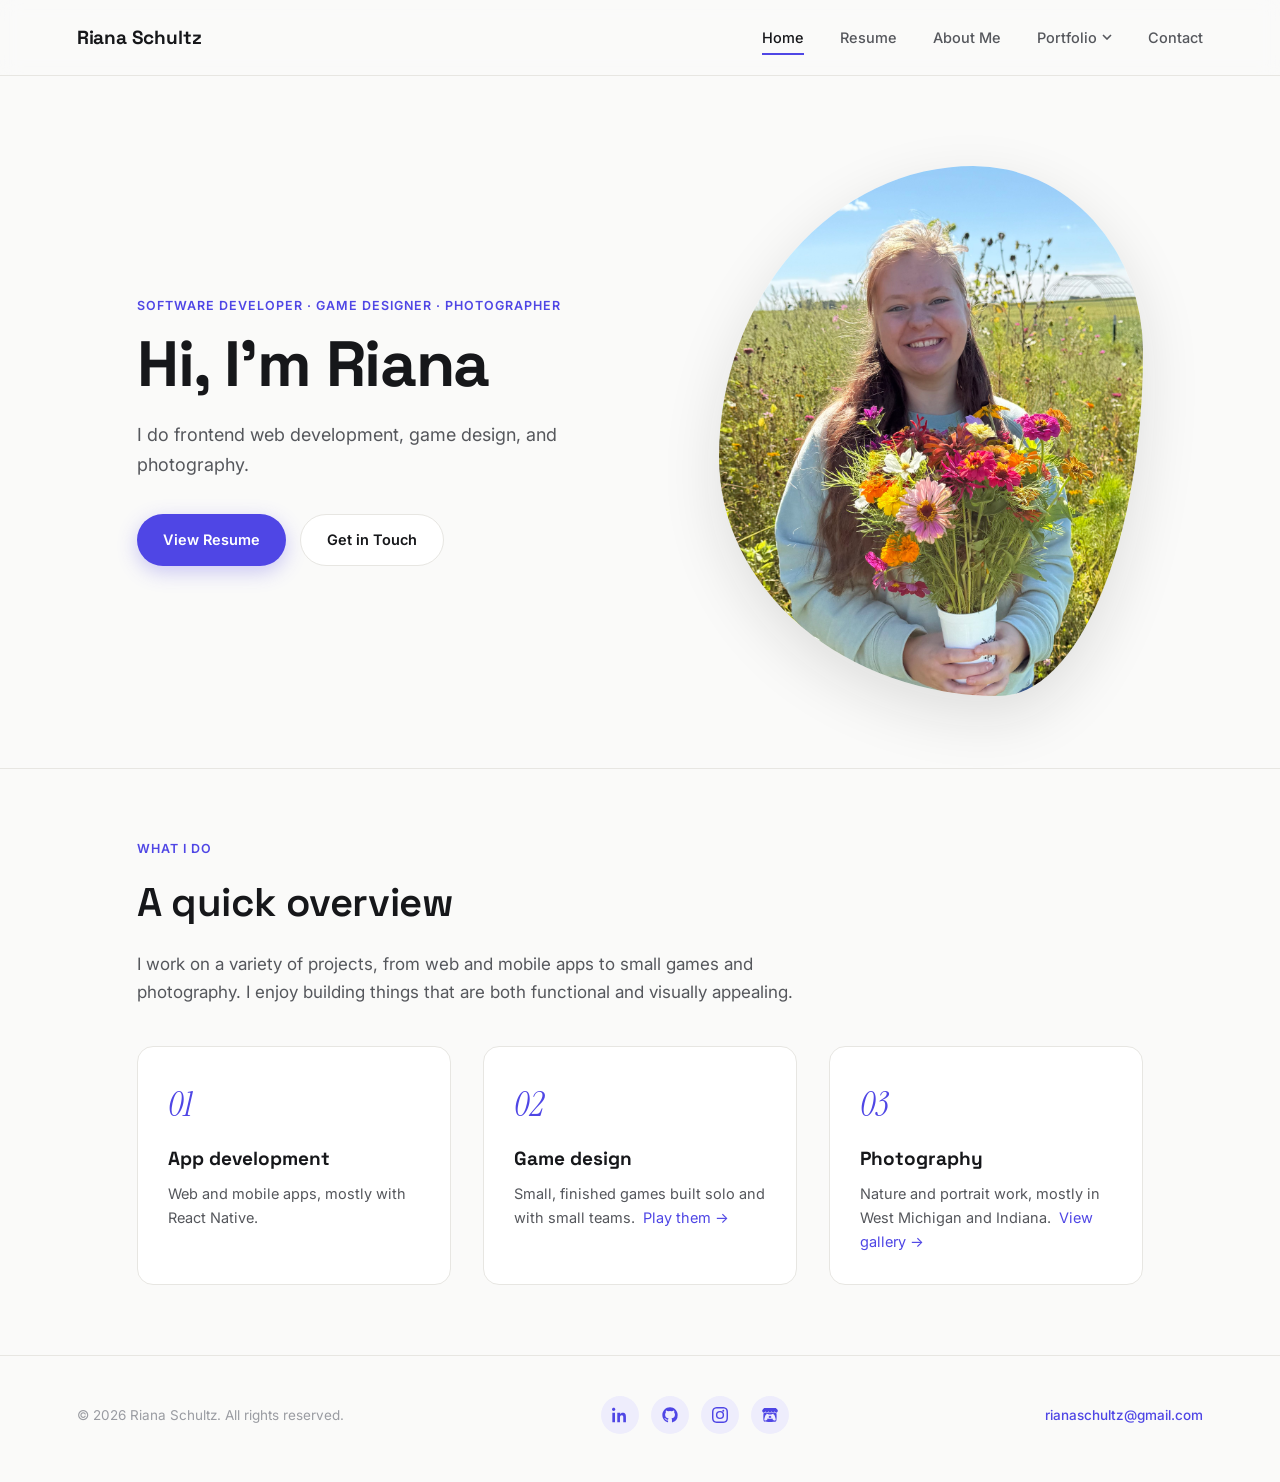
<file: index.html>
<!DOCTYPE html>
<html lang="en">
<head>
<meta charset="UTF-8">
<meta name="viewport" content="width=device-width, initial-scale=1.0">
<title>Riana Schultz — Home</title>
<meta name="description" content="Portfolio of Riana Schultz.">
<link rel="preconnect" href="https://fonts.googleapis.com">
<link rel="preconnect" href="https://fonts.gstatic.com" crossorigin>
<link href="https://fonts.googleapis.com/css2?family=Space+Grotesk:wght@500;600;700&family=Instrument+Serif:ital@1&family=Inter:wght@400;500;600&display=swap" rel="stylesheet">
<link rel="stylesheet" href="style.css">
</head>
<body>

<header class="site-header"></header>

<main>

  <section class="hero">
    <div class="container">
      <div class="hero-copy">
        <p class="eyebrow reveal">Software Developer · Game Designer · Photographer</p>
        <h1 class="hero-title reveal">
          Hi, I'm Riana
        </h1>
        <p class="hero-lede reveal">
          I do frontend web development, game design, and photography.
        </p>
        <div class="hero-actions reveal">
          <a class="btn btn-primary" href="resume.html">View Resume</a>
          <a class="btn btn-secondary" href="contact.html">Get in Touch</a>
        </div>
      </div>
      <div class="hero-image reveal" aria-hidden="true"></div>
    </div>
  </section>

  <section class="overview">
    <div class="container">
      <p class="eyebrow reveal">What I do</p>
      <h2 class="section-heading reveal">A quick overview</h2>
      <p class="section-lede reveal">
        I work on a variety of projects, from web and mobile apps to small games and photography. 
        I enjoy building things that are both functional and visually appealing.
      </p>
      <div class="overview-grid">
        <div class="overview-card reveal">
          <span class="num">01</span>
          <h3>App development</h3>
          <p>Web and mobile apps, mostly with React Native.
             <!-- <a href="portfolio/projects.html" class="btn-ghost">Take a look →</a> --></p>
        </div>
        <div class="overview-card reveal">
          <span class="num">02</span>
          <h3>Game design</h3>
          <p>Small, finished games built solo and with small teams.
             <a href="portfolio/games.html" class="btn-ghost">Play them →</a></p>
        </div>
        <div class="overview-card reveal">
          <span class="num">03</span>
          <h3>Photography</h3>
          <p>Nature and portrait work, mostly in West Michigan and Indiana.
             <a href="portfolio/photographs.html" class="btn-ghost">View gallery →</a></p>
        </div>
      </div>
    </div>
  </section>

</main>

<footer class="site-footer" id="site-footer"></footer>

<script src="script.js"></script>
<script src="header.js"></script>
<script src="footer.js"></script>
</body>
</html>
</file>
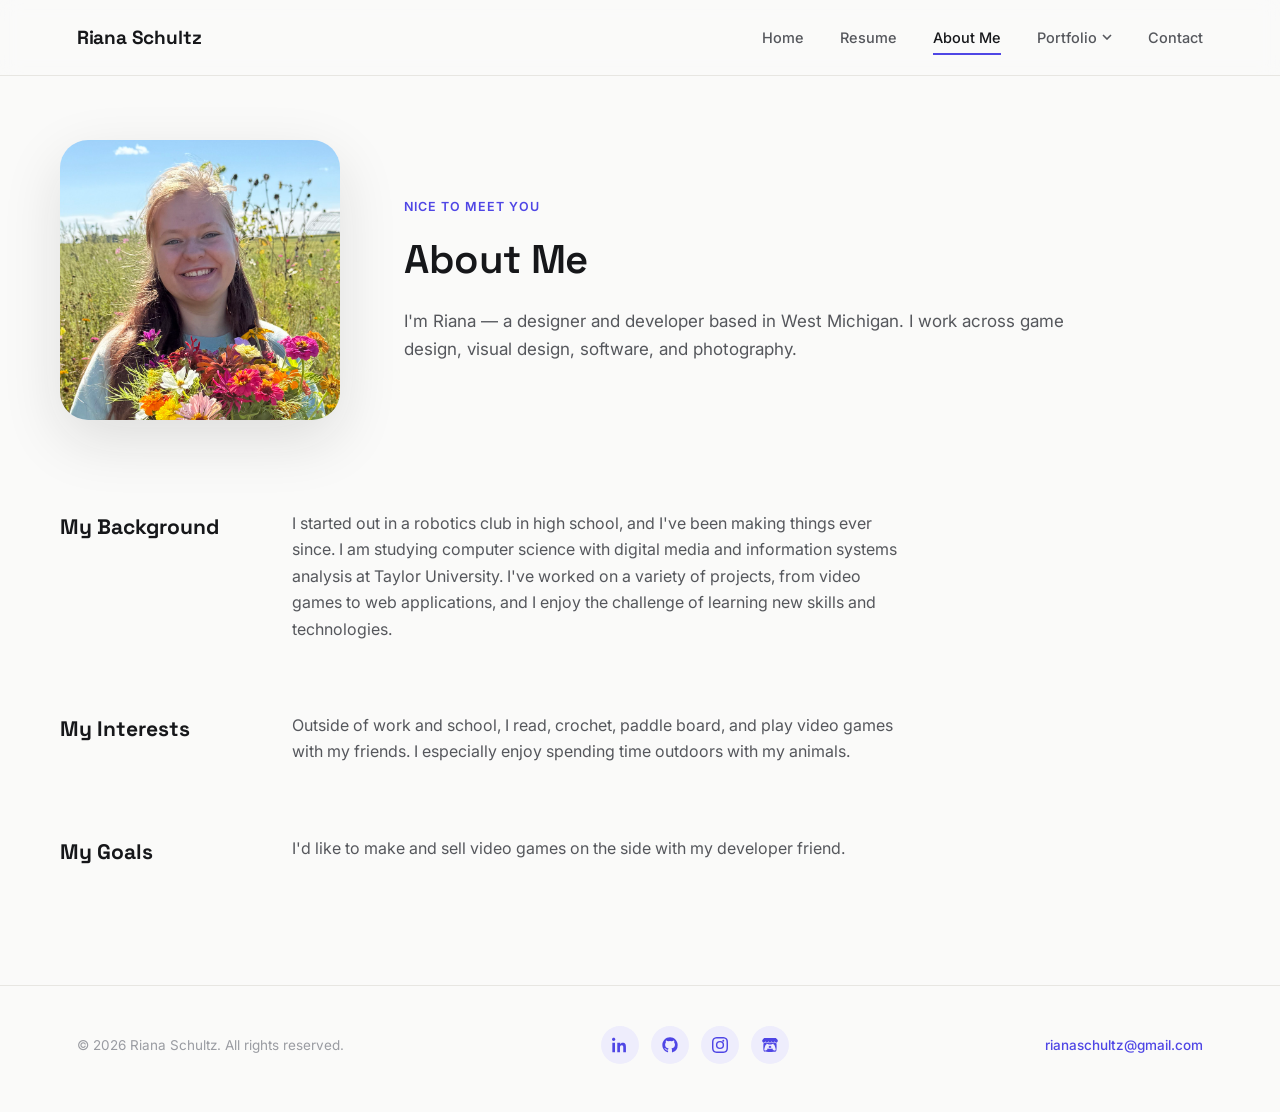
<file: about.html>
<!DOCTYPE html>
<html lang="en">
<head>
<meta charset="UTF-8">
<meta name="viewport" content="width=device-width, initial-scale=1.0">
<title>Riana Schultz — About Me</title>
<meta name="description" content="About Riana Schultz.">
<link rel="preconnect" href="https://fonts.googleapis.com">
<link rel="preconnect" href="https://fonts.gstatic.com" crossorigin>
<link href="https://fonts.googleapis.com/css2?family=Space+Grotesk:wght@500;600;700&family=Instrument+Serif:ital@1&family=Inter:wght@400;500;600&display=swap" rel="stylesheet">
<link rel="stylesheet" href="style.css">
</head>
<body>

<header class="site-header"></header>

<main>

  <section class="about-hero container">
    <div class="about-portrait reveal" aria-hidden="true"></div>
    <div class="reveal">
      <p class="eyebrow">Nice to meet you</p>
      <h1 class="section-heading">About Me</h1>
      <p class="section-lede">
        I'm Riana — a designer and developer based in West Michigan. 
        I work across game design, visual design, software, and photography. 
      </p>
    </div>
  </section>

  <section class="container about-sections">

    <div class="about-block reveal">
      <h2>My Background</h2>
      <div>
        <p>
          I started out in a robotics club in high school, and I've been making things ever since. 
          I am studying computer science with digital media and information systems analysis at Taylor University.
          I've worked on a variety of projects, from video games to web applications, and I enjoy the challenge of learning new skills and technologies.
        </p>
      </div>
    </div>

    <div class="about-block reveal">
      <h2>My Interests</h2>
      <div>
        <p>
          Outside of work and school, I read, crochet, paddle board, and play video games with my friends. I especially enjoy spending time outdoors with my animals.
        </p>
      </div>
    </div>

    <div class="about-block reveal">
      <h2>My Goals</h2>
      <div>
        <p>
          I'd like to make and sell video games on the side with my developer friend.
        </p>
      </div>
    </div>

  </section>

</main>

<footer class="site-footer" id="site-footer"></footer>

<script src="script.js"></script>
<script src="header.js"></script>
<script src="footer.js"></script>
</body>
</html>
</file>
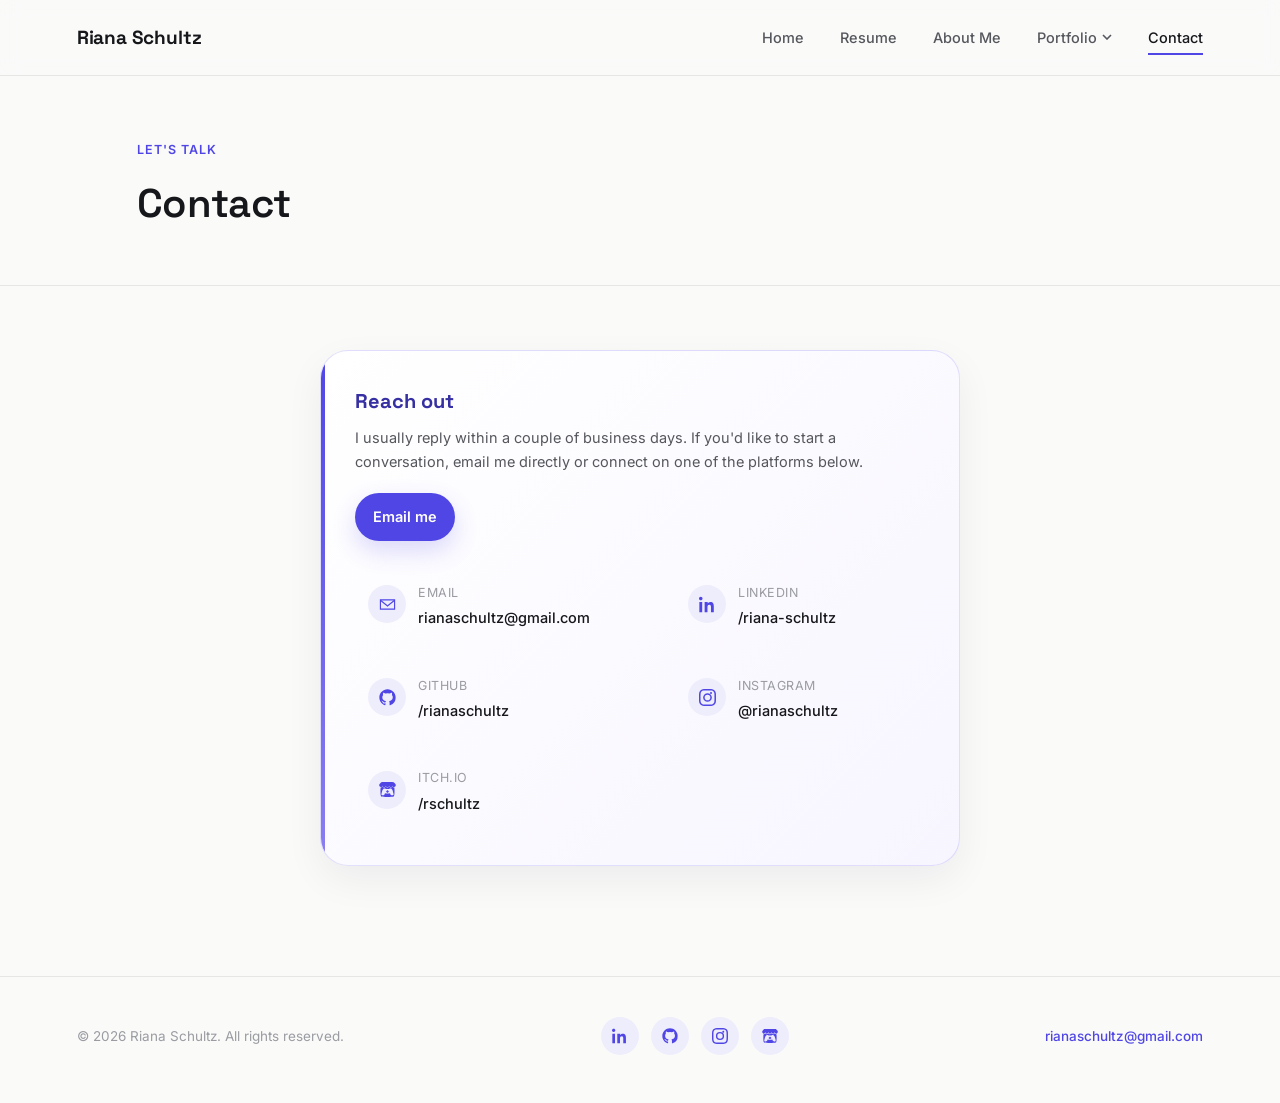
<file: contact.html>
<!DOCTYPE html>
<html lang="en">
<head>
<meta charset="UTF-8">
<meta name="viewport" content="width=device-width, initial-scale=1.0">
<title>Riana Schultz — Contact</title>
<meta name="description" content="Get in touch with Riana Schultz.">
<link rel="preconnect" href="https://fonts.googleapis.com">
<link rel="preconnect" href="https://fonts.gstatic.com" crossorigin>
<link href="https://fonts.googleapis.com/css2?family=Space+Grotesk:wght@500;600;700&family=Instrument+Serif:ital@1&family=Inter:wght@400;500;600&display=swap" rel="stylesheet">
<link rel="stylesheet" href="style.css">
</head>
<body>

<header class="site-header"></header>

<main>

  <section class="page-header">
    <div class="container">
      <p class="eyebrow reveal">Let's talk</p>
      <h1 class="section-heading reveal">Contact</h1>
    </div>
  </section>

  <div class="container contact-body">


    <aside class="contact-info reveal">
      <h3>Reach out</h3>
      <p>I usually reply within a couple of business days. If you'd like to start a conversation, email me directly or connect on one of the platforms below.</p>
      <a class="btn btn-primary contact-cta" href="mailto:rianaschultz@gmail.com">Email me</a>
      <div class="contact-channels">
        <a class="contact-channel" href="mailto:rianaschultz@gmail.com">
          <span class="icon">
            <svg width="17" height="17" viewBox="0 0 24 24" fill="none"><path d="M2 5.5h20v13H2v-13z" stroke="currentColor" stroke-width="1.6"/><path d="M2 6l10 8 10-8" stroke="currentColor" stroke-width="1.6"/></svg>
          </span>
          <span>
            <span class="label">Email</span><br>
            <span class="value">rianaschultz@gmail.com</span>
          </span>
        </a>
        <a class="contact-channel" href="https://www.linkedin.com/in/riana-schultz-74b218307/" target="_blank" rel="noopener noreferrer">
          <span class="icon">
            <svg width="17" height="17" viewBox="0 0 24 24" fill="currentColor"><path d="M4.98 3.5C4.98 5 3.88 6 2.5 6S0 5 0 3.5 1.1 1 2.5 1s2.48 1 2.48 2.5zM.5 8.5h4V23h-4V8.5zM8.5 8.5h3.8v2h.05c.53-1 1.83-2.06 3.77-2.06 4.03 0 4.78 2.65 4.78 6.1V23h-4v-6.9c0-1.65-.03-3.77-2.3-3.77-2.3 0-2.65 1.8-2.65 3.65V23h-4V8.5z"/></svg>
          </span>
          <span>
            <span class="label">LinkedIn</span><br>
            <span class="value">/riana-schultz</span>
          </span>
        </a>
        <a class="contact-channel" href="https://github.com/riana-schultz" target="_blank" rel="noopener noreferrer">
          <span class="icon">
            <svg width="17" height="17" viewBox="0 0 24 24" fill="currentColor"><path d="M12 .5C5.65.5.5 5.65.5 12c0 5.08 3.29 9.39 7.86 10.91.57.1.78-.25.78-.55v-2.1c-3.2.7-3.87-1.36-3.87-1.36-.53-1.34-1.29-1.7-1.29-1.7-1.05-.72.08-.7.08-.7 1.17.08 1.78 1.2 1.78 1.2 1.03 1.77 2.7 1.26 3.36.96.1-.75.4-1.26.73-1.55-2.55-.29-5.24-1.28-5.24-5.7 0-1.26.45-2.29 1.19-3.09-.12-.29-.52-1.46.11-3.05 0 0 .97-.31 3.18 1.18a11.1 11.1 0 0 1 5.79 0c2.2-1.49 3.17-1.18 3.17-1.18.63 1.59.23 2.76.11 3.05.74.8 1.19 1.83 1.19 3.09 0 4.43-2.7 5.4-5.27 5.69.42.36.78 1.08.78 2.18v3.23c0 .3.21.66.79.55A11.5 11.5 0 0 0 23.5 12C23.5 5.65 18.35.5 12 .5z"/></svg>
          </span>
          <span>
            <span class="label">GitHub</span><br>
            <span class="value">/rianaschultz</span>
          </span>
        </a>
        <a class="contact-channel" href="https://www.instagram.com/rianaschultz/" target="_blank" rel="noopener noreferrer">
          <span class="icon">
            <svg width="17" height="17" viewBox="0 0 24 24" fill="currentColor"><path d="M12 2.16c3.2 0 3.58.01 4.85.07 1.17.05 1.8.25 2.23.41.56.22.96.48 1.38.9.42.42.68.82.9 1.38.16.42.36 1.06.41 2.23.06 1.27.07 1.65.07 4.85s-.01 3.58-.07 4.85c-.05 1.17-.25 1.8-.41 2.23-.22.56-.48.96-.9 1.38-.42.42-.82.68-1.38.9-.42.16-1.06.36-2.23.41-1.27.06-1.65.07-4.85.07s-3.58-.01-4.85-.07c-1.17-.05-1.8-.25-2.23-.41a3.7 3.7 0 0 1-1.38-.9 3.7 3.7 0 0 1-.9-1.38c-.16-.42-.36-1.06-.41-2.23-.06-1.27-.07-1.65-.07-4.85s.01-3.58.07-4.85c.05-1.17.25-1.8.41-2.23.22-.56.48-.96.9-1.38.42-.42.82-.68 1.38-.9.42-.16 1.06-.36 2.23-.41 1.27-.06 1.65-.07 4.85-.07M12 0C8.74 0 8.33.01 7.05.07c-1.28.06-2.15.26-2.91.56a5.87 5.87 0 0 0-2.13 1.38A5.87 5.87 0 0 0 .63 4.14c-.3.76-.5 1.63-.56 2.91C.01 8.33 0 8.74 0 12s.01 3.67.07 4.95c.06 1.28.26 2.15.56 2.91.3.79.71 1.46 1.38 2.13.67.67 1.34 1.08 2.13 1.38.76.3 1.63.5 2.91.56C8.33 23.99 8.74 24 12 24s3.67-.01 4.95-.07c1.28-.06 2.15-.26 2.91-.56a5.87 5.87 0 0 0 2.13-1.38 5.87 5.87 0 0 0 1.38-2.13c.3-.76.5-1.63.56-2.91.06-1.28.07-1.69.07-4.95s-.01-3.67-.07-4.95c-.06-1.28-.26-2.15-.56-2.91a5.87 5.87 0 0 0-1.38-2.13A5.87 5.87 0 0 0 19.86.63c-.76-.3-1.63-.5-2.91-.56C15.67.01 15.26 0 12 0zm0 5.84A6.16 6.16 0 1 0 18.16 12 6.16 6.16 0 0 0 12 5.84zm0 10.16A4 4 0 1 1 16 12a4 4 0 0 1-4 4zm6.4-10.4a1.44 1.44 0 1 1-1.44-1.44 1.44 1.44 0 0 1 1.44 1.44z"/></svg>
          </span>
          <span>
            <span class="label">Instagram</span><br>
            <span class="value">@rianaschultz</span>
          </span>
        </a>
        <a class="contact-channel" href="https://itch.io/profile/rschultz" target="_blank" rel="noopener noreferrer">
          <span class="icon">
            <img src="assets/Itch-Io--Streamline-Font-Awesome.svg" alt="Itch.io" width="17" height="17" style="fill: var(--accent); color: var(--accent);">
          </span>
          <span>
            <span class="label">itch.io</span><br>
            <span class="value">/rschultz</span>
          </span>
        </a>
      </div>
    </aside>

  </div>

</main>

<footer class="site-footer" id="site-footer"></footer>

<script src="script.js"></script>
<script src="header.js"></script>
<script src="footer.js"></script>
</body>
</html>
</file>
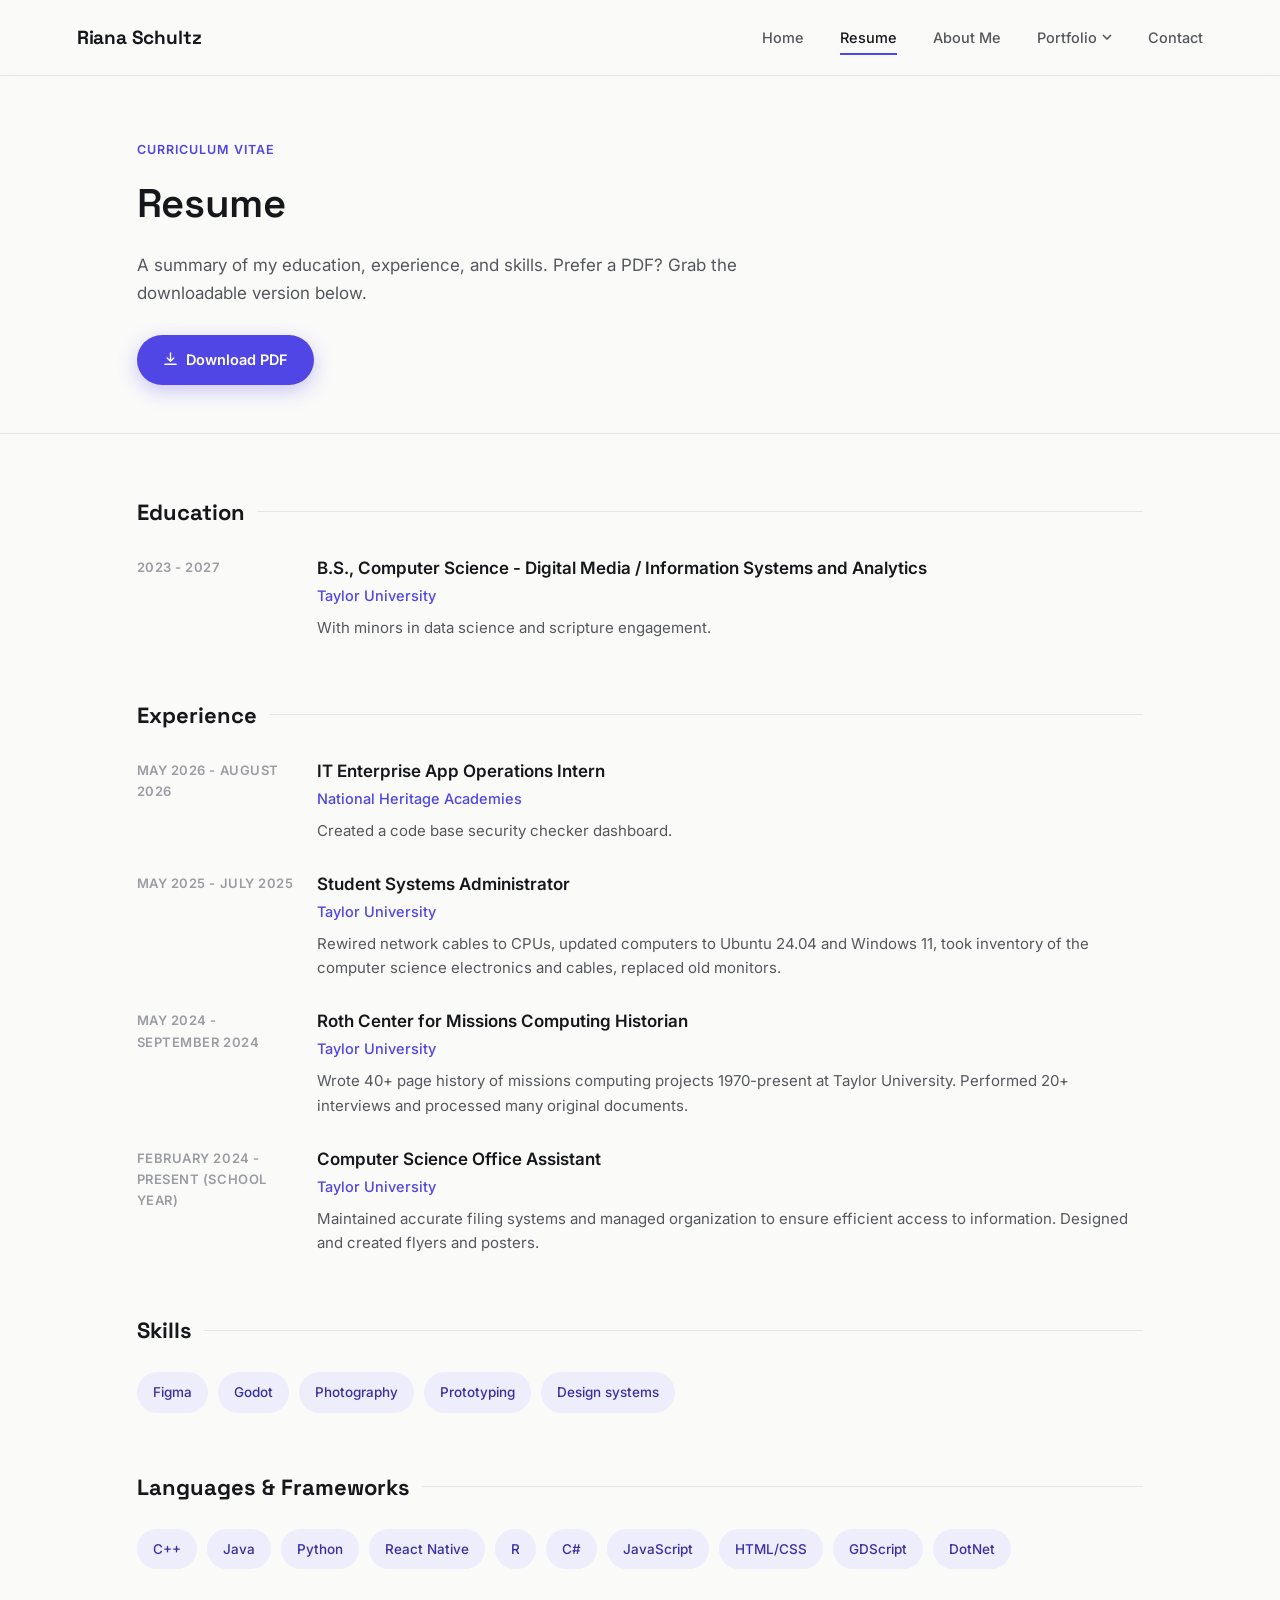
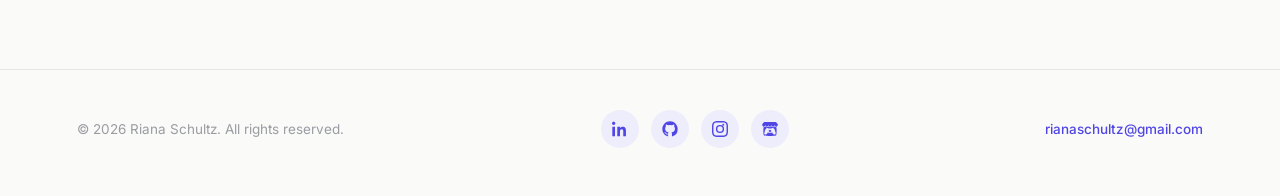
<file: resume.html>
<!DOCTYPE html>
<html lang="en">
<head>
<meta charset="UTF-8">
<meta name="viewport" content="width=device-width, initial-scale=1.0">
<title>Riana Schultz — Resume</title>
<meta name="description" content="Resume of Riana Schultz.">
<link rel="preconnect" href="https://fonts.googleapis.com">
<link rel="preconnect" href="https://fonts.gstatic.com" crossorigin>
<link href="https://fonts.googleapis.com/css2?family=Space+Grotesk:wght@500;600;700&family=Instrument+Serif:ital@1&family=Inter:wght@400;500;600&display=swap" rel="stylesheet">
<link rel="stylesheet" href="style.css">
</head>
<body>

<header class="site-header"></header>

<main>

  <section class="page-header">
    <div class="container">
      <p class="eyebrow reveal">Curriculum Vitae</p>
      <h1 class="section-heading reveal">Resume</h1>
      <p class="section-lede reveal">
        A summary of my education, experience, and skills. Prefer a PDF?
        Grab the downloadable version below.
      </p>
      <div class="resume-actions reveal">
        <a class="btn btn-primary" href="assets/Riana Schultz's Resume.pdf" download>
          <svg width="15" height="15" viewBox="0 0 16 16" fill="none"><path d="M8 1v9M8 10L4.5 6.5M8 10l3.5-3.5M2 13h12" stroke="currentColor" stroke-width="1.5" stroke-linecap="round"/></svg>
          Download PDF
        </a>
      </div>
    </div>
  </section>

  <div class="container">
    <div class="resume-body">

      <div class="resume-section reveal">
        <h2>Education</h2>
        <div class="resume-entries">
          <div class="resume-entry">
            <time>2023 - 2027</time>
            <div>
              <h3>B.S., Computer Science - Digital Media / Information Systems and Analytics</h3>
              <p class="org">Taylor University</p>
              <p>With minors in data science and scripture engagement.</p>
            </div>
          </div>
        </div>
      </div>

      <div class="resume-section reveal">
        <h2>Experience</h2>
        <div class="resume-entries">
          <div class="resume-entry">
            <time>May 2026 - August 2026</time>
            <div>
              <h3>IT Enterprise App Operations Intern</h3>
              <p class="org">National Heritage Academies</p>
              <p>Created a code base security checker dashboard.</p>
            </div>
          </div>
          <div class="resume-entry">
            <time>May 2025 - July 2025</time>
            <div>
              <h3>Student Systems Administrator</h3>
              <p class="org">Taylor University</p>
              <p>Rewired network cables to CPUs, updated computers to Ubuntu 24.04 and Windows 11,
                 took inventory of the computer science electronics and cables, replaced old monitors.</p>
            </div>
          </div>
          <div class="resume-entry">
            <time>May 2024 - September 2024</time>
            <div>
              <h3>Roth Center for Missions Computing Historian</h3>
              <p class="org">Taylor University</p>
              <p>Wrote 40+ page history of missions computing projects 1970-present at Taylor University.
                 Performed 20+ interviews and processed many original documents.</p>
            </div>
          </div>
          <div class="resume-entry">
            <time>February 2024 - Present (school year)</time>
            <div>
              <h3>Computer Science Office Assistant</h3>
              <p class="org">Taylor University</p>
              <p>Maintained accurate filing systems and managed organization to ensure efficient access to
                 information. Designed and created flyers and posters.</p>
            </div>
          </div>
        </div>
      </div>

      <div class="resume-section reveal">
        <h2>Skills</h2>
        <div class="skills-cloud">
          <span>Figma</span>
          <span>Godot</span>
          <span>Photography</span>
          <span>Prototyping</span>
          <span>Design systems</span>
        </div>
      </div>

      <div class="resume-section reveal">
        <h2>Languages & Frameworks</h2>
        <div class="skills-cloud">
          <span>C++</span>
          <span>Java</span>
          <span>Python</span>
          <span>React Native</span>
          <span>R</span>
          <span>C#</span>
          <span>JavaScript</span>
          <span>HTML/CSS</span>
          <span>GDScript</span>
          <span>DotNet</span>
        </div>
      </div>


    </div>
  </div>

</main>

<footer class="site-footer" id="site-footer"></footer>

<script src="script.js"></script>
<script src="header.js"></script>
<script src="footer.js"></script>
</body>
</html>
</file>
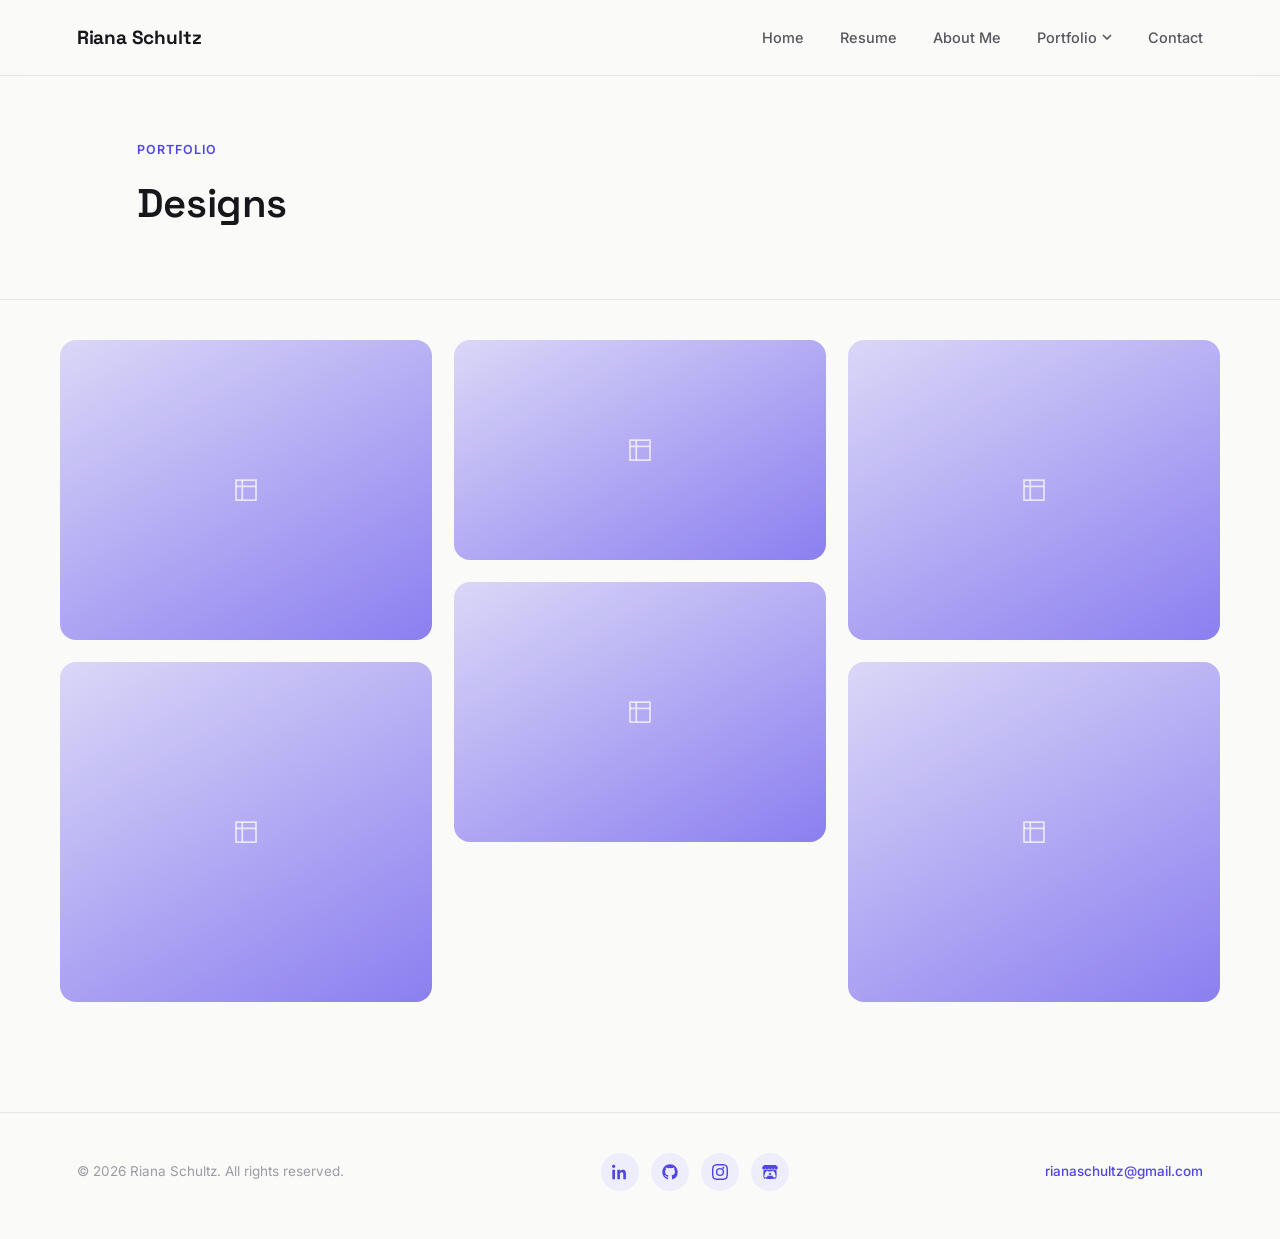
<file: portfolio/designs.html>
<!DOCTYPE html>
<html lang="en">
<head>
<meta charset="UTF-8">
<meta name="viewport" content="width=device-width, initial-scale=1.0">
<title>Riana Schultz — Designs</title>
<meta name="description" content="Design portfolio of Riana Schultz.">
<link rel="preconnect" href="https://fonts.googleapis.com">
<link rel="preconnect" href="https://fonts.gstatic.com" crossorigin>
<link href="https://fonts.googleapis.com/css2?family=Space+Grotesk:wght@500;600;700&family=Instrument+Serif:ital@1&family=Inter:wght@400;500;600&display=swap" rel="stylesheet">
<link rel="stylesheet" href="../style.css">
</head>
<body>

<header class="site-header"></header>

<main>

  <section class="page-header">
    <div class="container">
      <p class="eyebrow reveal">Portfolio</p>
      <h1 class="section-heading reveal">Designs</h1>
      <p class="section-lede reveal">

      </p>
    </div>
  </section>

  <section class="masonry container">

    <div class="masonry-item h2 reveal" data-lightbox-title="Marrow Rebrand" data-lightbox-desc="Full identity redesign for a Portland design studio — logotype, color system, and stationery.">
      <div class="ph"><svg width="30" height="30" viewBox="0 0 24 24" fill="none" stroke="currentColor" stroke-width="1.4"><path d="M4 4h16v16H4z"/><path d="M4 9h16M9 4v16"/></svg></div>
    </div>

    <div class="masonry-item h4 reveal" data-lightbox-title="Field Guide Zine" data-lightbox-desc="Editorial layout for a self-published photo zine, printed in a run of 50.">
      <div class="ph"><svg width="30" height="30" viewBox="0 0 24 24" fill="none" stroke="currentColor" stroke-width="1.4"><path d="M4 4h16v16H4z"/><path d="M4 9h16M9 4v16"/></svg></div>
    </div>

    <div class="masonry-item h1 reveal" data-lightbox-title="Overlook UI Kit" data-lightbox-desc="Component library and design tokens built for the Overlook dashboard product.">
      <div class="ph"><svg width="30" height="30" viewBox="0 0 24 24" fill="none" stroke="currentColor" stroke-width="1.4"><path d="M4 4h16v16H4z"/><path d="M4 9h16M9 4v16"/></svg></div>
    </div>

    <div class="masonry-item h3 reveal" data-lightbox-title="Low Tide Poster Series" data-lightbox-desc="A set of promotional posters for the in-progress game Low Tide.">
      <div class="ph"><svg width="30" height="30" viewBox="0 0 24 24" fill="none" stroke="currentColor" stroke-width="1.4"><path d="M4 4h16v16H4z"/><path d="M4 9h16M9 4v16"/></svg></div>
    </div>

    <div class="masonry-item h2 reveal" data-lightbox-title="Fieldnotes App Icon Set" data-lightbox-desc="Icon system designed for the Fieldnotes journaling app.">
      <div class="ph"><svg width="30" height="30" viewBox="0 0 24 24" fill="none" stroke="currentColor" stroke-width="1.4"><path d="M4 4h16v16H4z"/><path d="M4 9h16M9 4v16"/></svg></div>
    </div>

    <div class="masonry-item h4 reveal" data-lightbox-title="Corner Cafe Menu" data-lightbox-desc="Print menu redesign for a local coffee shop, hand-lettered accents.">
      <div class="ph"><svg width="30" height="30" viewBox="0 0 24 24" fill="none" stroke="currentColor" stroke-width="1.4"><path d="M4 4h16v16H4z"/><path d="M4 9h16M9 4v16"/></svg></div>
    </div>

  </section>

</main>

<div class="lightbox" role="dialog" aria-modal="true">
  <button class="lightbox-close" aria-label="Close">
    <svg width="18" height="18" viewBox="0 0 18 18" fill="none"><path d="M2 2l14 14M16 2L2 16" stroke="currentColor" stroke-width="1.6"/></svg>
  </button>
  <div class="lightbox-content">
    <div class="lightbox-image">
      <svg width="48" height="48" viewBox="0 0 24 24" fill="none" stroke="currentColor" stroke-width="1.2"><path d="M4 4h16v16H4z"/><path d="M4 9h16M9 4v16"/></svg>
    </div>
    <div class="lightbox-info">
      <h3></h3>
      <p></p>
    </div>
  </div>
</div>

<footer class="site-footer" id="site-footer"></footer>

<script src="../script.js"></script>
<script src="../header.js"></script>
<script src="../footer.js"></script>
</body>
</html>
</file>
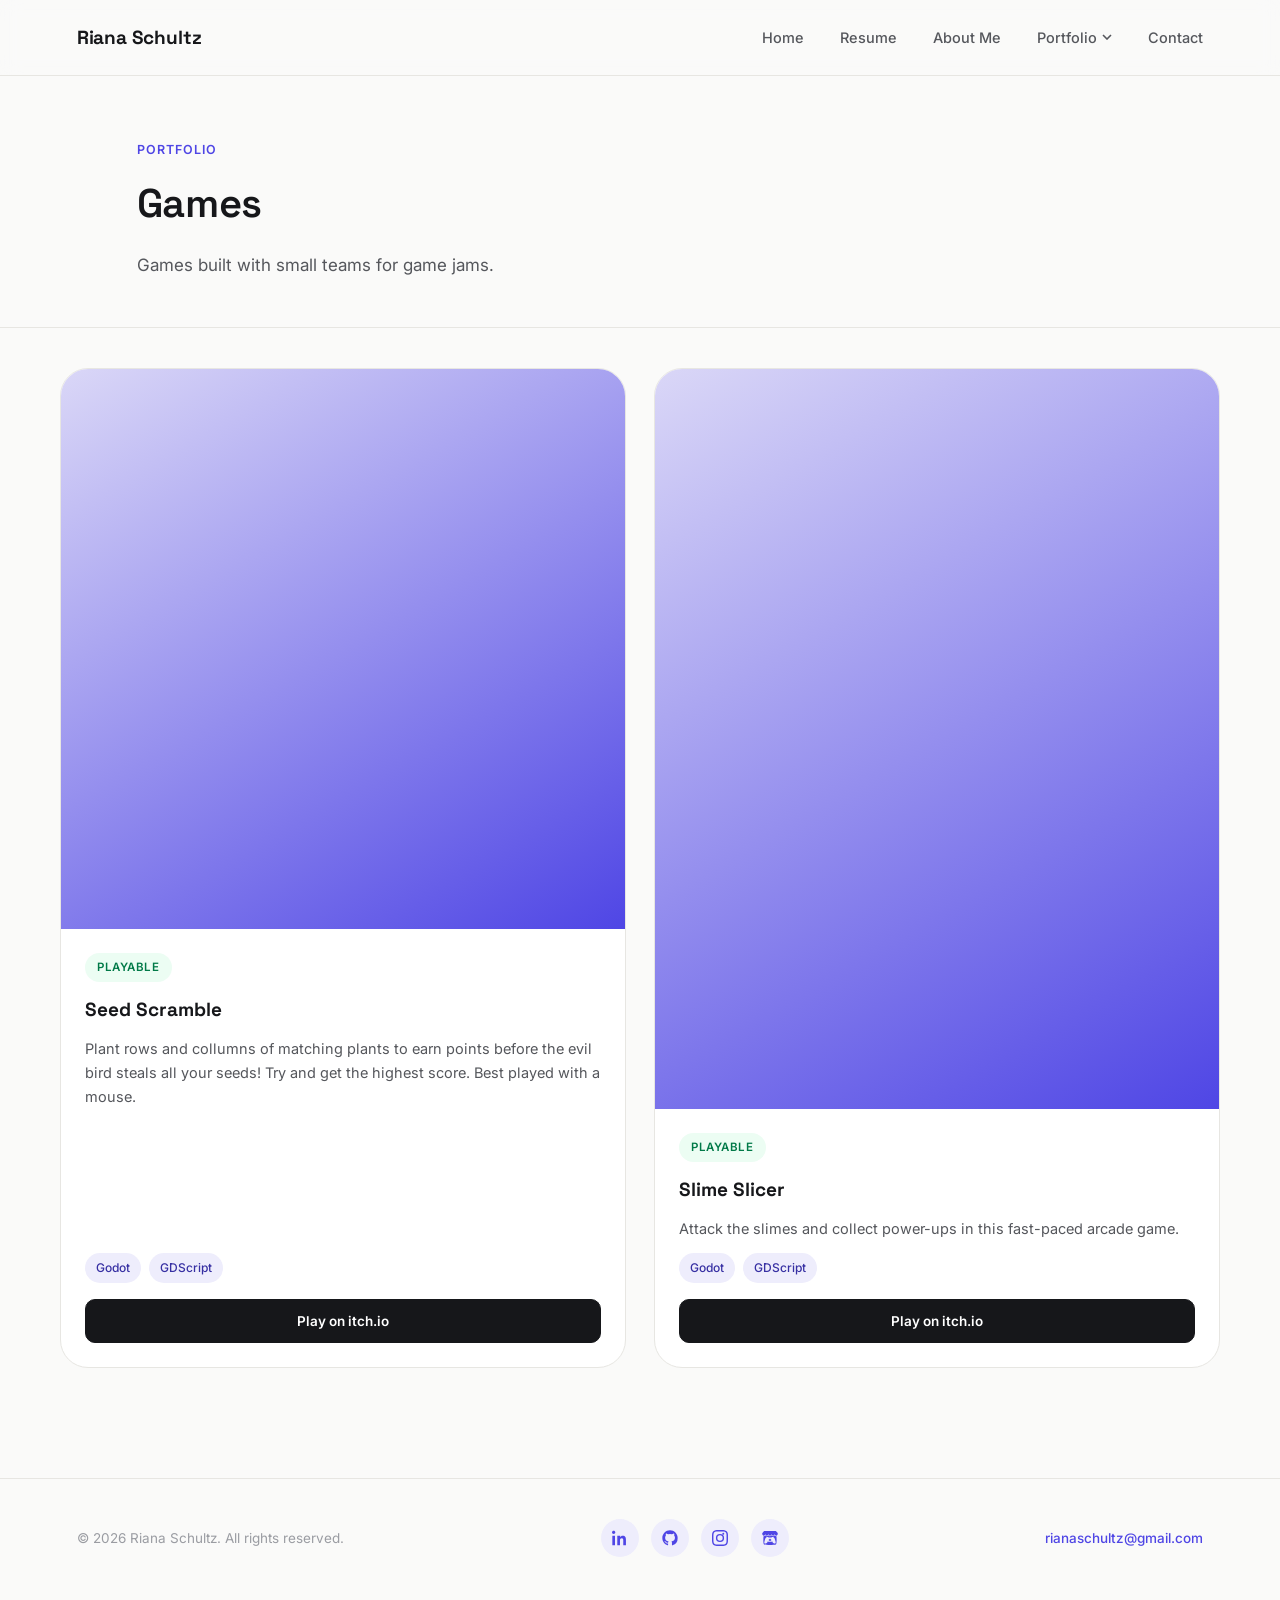
<file: portfolio/games.html>
<!DOCTYPE html>
<html lang="en">
<head>
<meta charset="UTF-8">
<meta name="viewport" content="width=device-width, initial-scale=1.0">
<title>Riana Schultz — Games</title>
<meta name="description" content="Game design portfolio of Riana Schultz.">
<link rel="preconnect" href="https://fonts.googleapis.com">
<link rel="preconnect" href="https://fonts.gstatic.com" crossorigin>
<link href="https://fonts.googleapis.com/css2?family=Space+Grotesk:wght@500;600;700&family=Instrument+Serif:ital@1&family=Inter:wght@400;500;600&display=swap" rel="stylesheet">
<link rel="stylesheet" href="../style.css">
</head>
<body>

<header class="site-header"></header>

<main>

  <section class="page-header">
    <div class="container">
      <p class="eyebrow reveal">Portfolio</p>
      <h1 class="section-heading reveal">Games</h1>
      <p class="section-lede reveal">
        Games built with small teams for game jams.
      </p>
    </div>
  </section>

  <div class="container card-grid">

    <div class="card reveal">
      <div class="card-thumb"><iframe frameborder="0" src="https://itch.io/embed-upload/16305776?color=c0f1c2" allowfullscreen="" width="960" height="560"><a href="https://ros-dev.itch.io/seed-scramble">Play Seed Scramble on itch.io</a></iframe></div>
      <div class="card-body">
        <span class="card-status live">Playable</span>
        <h3>Seed Scramble</h3>
        <p>Plant rows and collumns of matching plants to earn points before the evil bird steals all your seeds! Try and get the highest score. Best played with a mouse.</p>
        <div class="card-tech">
          <span>Godot</span>
          <span>GDScript</span>
        </div>
        <div class="card-links">
          <a class="primary"
          href="https://ros-dev.itch.io/seed-scramble"
          target="_blank"
          rel="noopener noreferrer">
          Play on itch.io
        </a>
        </div>
      </div>
    </div>

    <div class="card reveal">
      <div class="card-thumb"><iframe frameborder="0" src="https://itch.io/embed-upload/17459176?color=308046" allowfullscreen="" width="1280" height="740"><a href="https://ros-dev.itch.io/slime-slicer">Play Slime Slicer on itch.io</a></iframe></div>
      <div class="card-body">
        <span class="card-status live">Playable</span>
        <h3>Slime Slicer</h3>
        <p>Attack the slimes and collect power-ups in this fast-paced arcade game.</p>
        <div class="card-tech">
          <span>Godot</span>
          <span>GDScript</span>
        </div>
        <div class="card-links">
         <a class="primary"
          href="https://ros-dev.itch.io/slime-slicer"
          target="_blank"
          rel="noopener noreferrer">
          Play on itch.io
        </a>
        </div>
      </div>
    </div>

  </div>

</main>

<footer class="site-footer" id="site-footer"></footer>

<script src="../script.js"></script>
<script src="../header.js"></script>
<script src="../footer.js"></script>
</body>
</html>
</file>
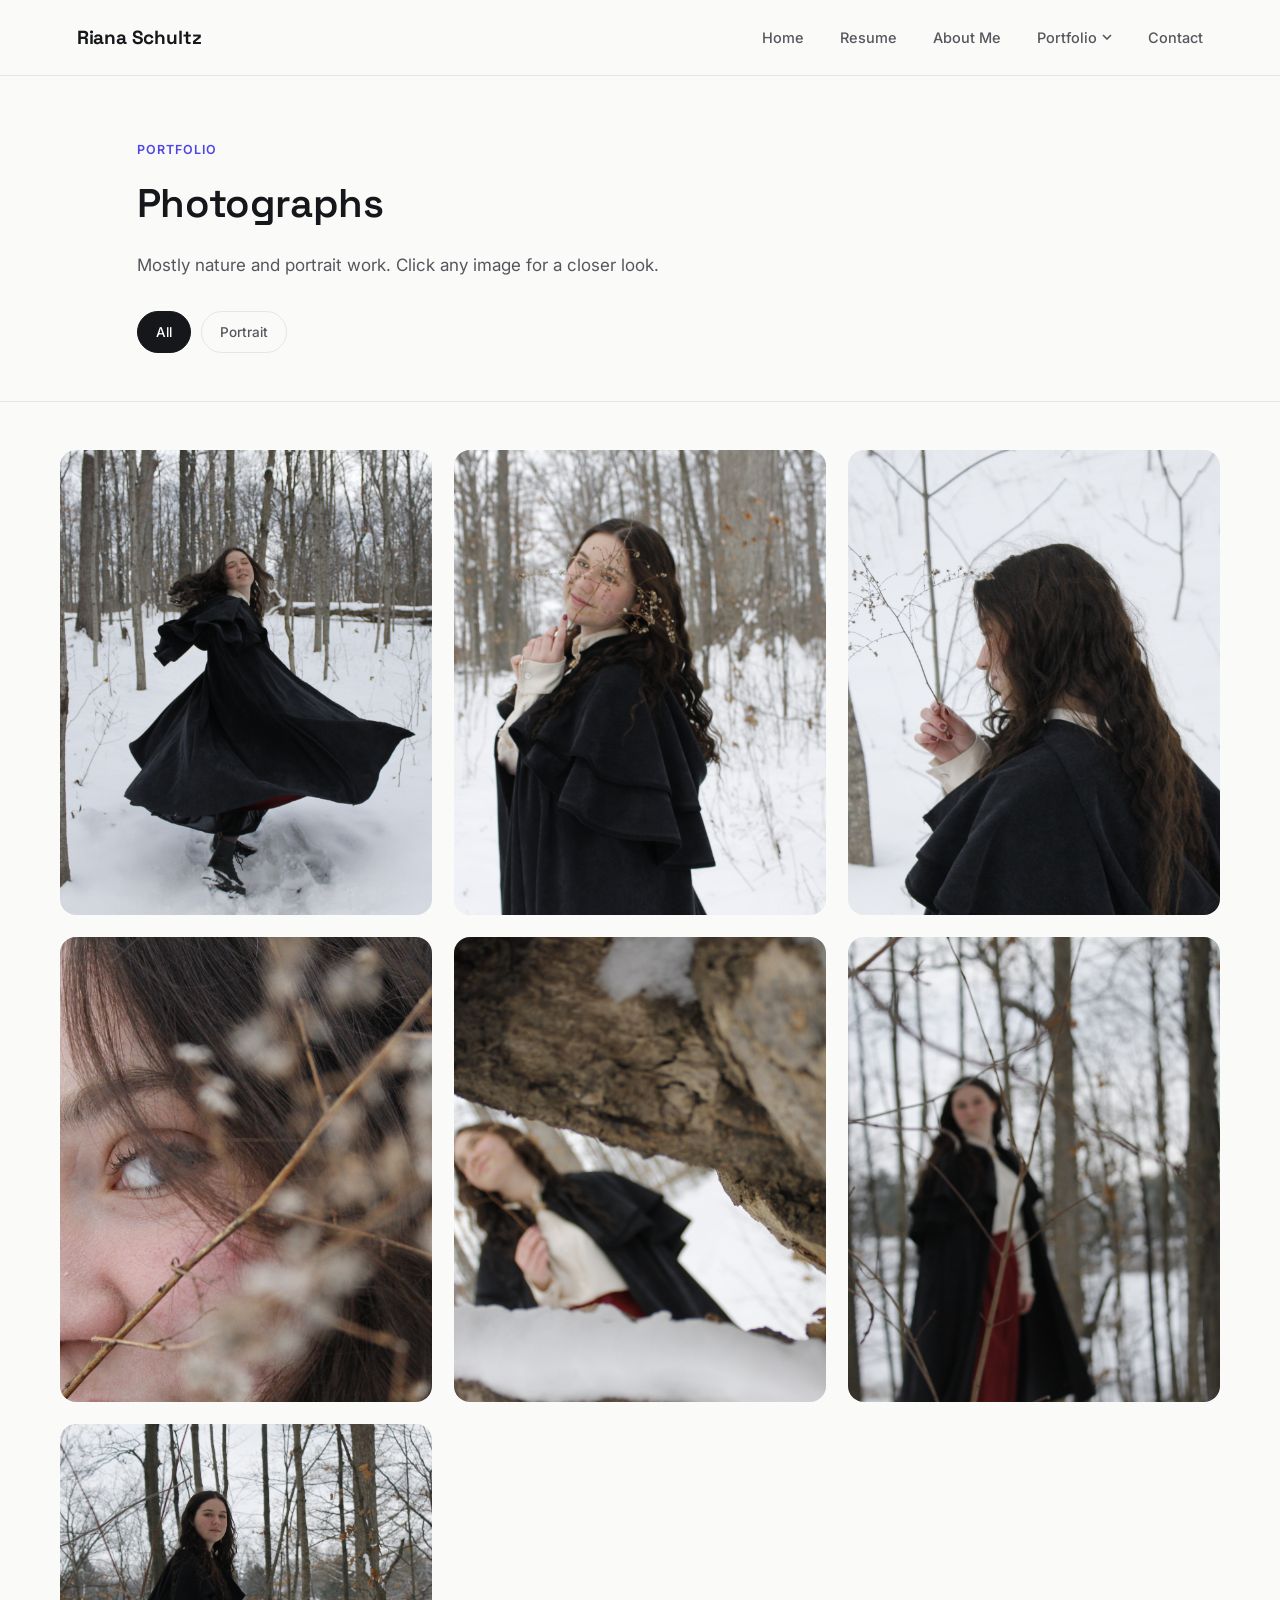
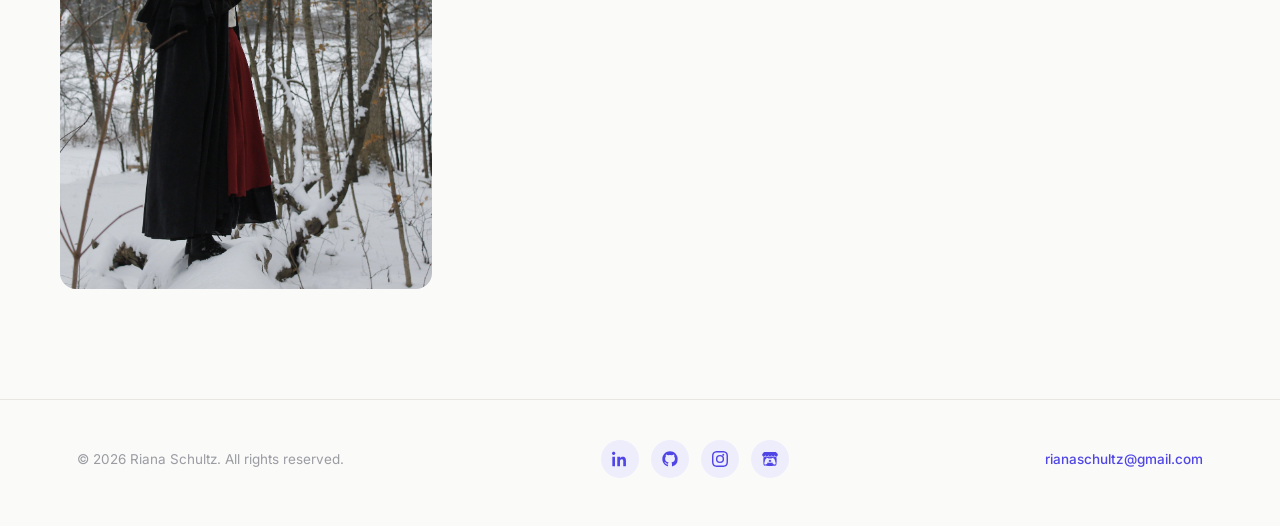
<file: portfolio/photographs.html>
<!DOCTYPE html>
<html lang="en">
<head>
<meta charset="UTF-8">
<meta name="viewport" content="width=device-width, initial-scale=1.0">
<title>Riana Schultz — Photographs</title>
<meta name="description" content="Photography portfolio of Riana Schultz.">
<link rel="preconnect" href="https://fonts.googleapis.com">
<link rel="preconnect" href="https://fonts.gstatic.com" crossorigin>
<link href="https://fonts.googleapis.com/css2?family=Space+Grotesk:wght@500;600;700&family=Instrument+Serif:ital@1&family=Inter:wght@400;500;600&display=swap" rel="stylesheet">
<link rel="stylesheet" href="../style.css">
</head>
<body>

<header class="site-header"></header>

<main>

  <section class="page-header">
    <div class="container">
      <p class="eyebrow reveal">Portfolio</p>
      <h1 class="section-heading reveal">Photographs</h1>
      <p class="section-lede reveal">
        Mostly nature and portrait work. 
        Click any image for a closer look.
      </p>
      <div class="filter-bar reveal">
        <button class="filter-btn is-active" data-filter="all">All</button>
        <button class="filter-btn" data-filter="portrait">Portrait</button>
      </div>
    </div>
  </section>

  <section class="gallery container">
    <div class="gallery-grid" id="galleryGrid"></div>
  </section>

</main>

<div class="lightbox" role="dialog" aria-modal="true">
  <button class="lightbox-close" aria-label="Close">
    <svg width="18" height="18" viewBox="0 0 18 18" fill="none"><path d="M2 2l14 14M16 2L2 16" stroke="currentColor" stroke-width="1.6"/></svg>
  </button>
  <div class="lightbox-content">
    <div class="lightbox-image">
      <svg width="48" height="48" viewBox="0 0 24 24" fill="none" stroke="currentColor" stroke-width="1.2"><rect x="3" y="3" width="18" height="18" rx="2"/><circle cx="9" cy="9" r="2"/><path d="M21 15l-5-5L5 21"/></svg>
    </div>
    <div class="lightbox-info">
      <h3></h3>
      <p></p>
    </div>
  </div>
</div>

<footer class="site-footer" id="site-footer"></footer>

<script src="../script.js"></script>
<script src="../header.js"></script>
<script src="../footer.js"></script>
</body>
</html>
</file>
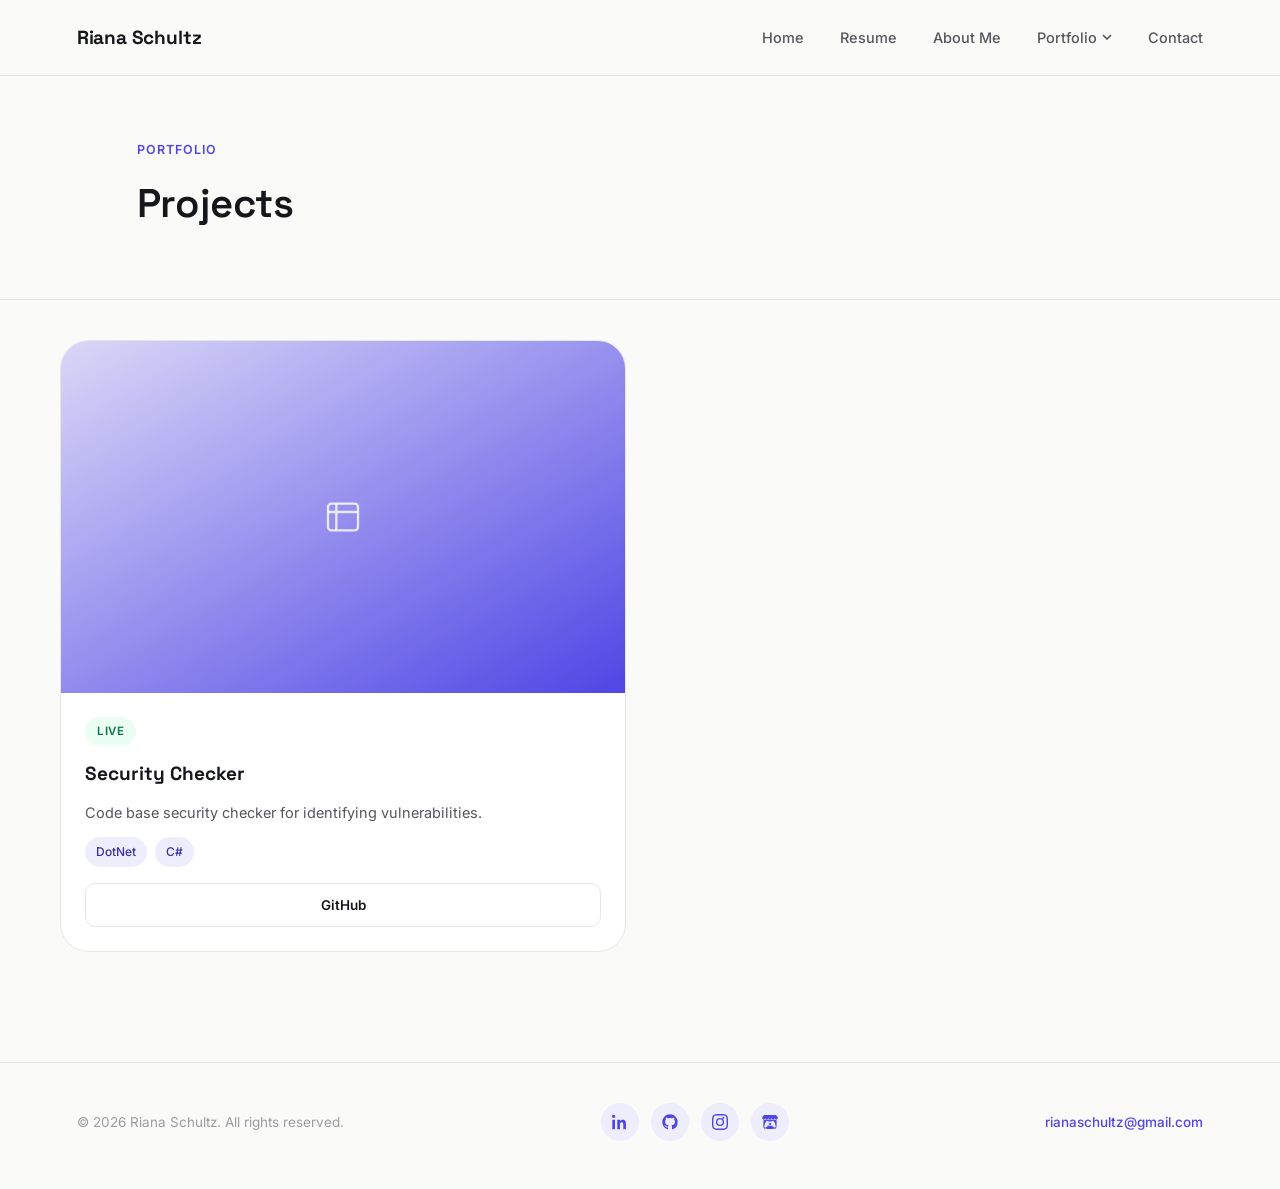
<file: portfolio/projects.html>
<!DOCTYPE html>
<html lang="en">
<head>
<meta charset="UTF-8">
<meta name="viewport" content="width=device-width, initial-scale=1.0">
<title>Riana Schultz — Projects</title>
<meta name="description" content="Project portfolio of Riana Schultz.">
<link rel="preconnect" href="https://fonts.googleapis.com">
<link rel="preconnect" href="https://fonts.gstatic.com" crossorigin>
<link href="https://fonts.googleapis.com/css2?family=Space+Grotesk:wght@500;600;700&family=Instrument+Serif:ital@1&family=Inter:wght@400;500;600&display=swap" rel="stylesheet">
<link rel="stylesheet" href="../style.css">
</head>
<body>

<header class="site-header"></header>

<main>

  <section class="page-header">
    <div class="container">
      <p class="eyebrow reveal">Portfolio</p>
      <h1 class="section-heading reveal">Projects</h1>
      <p class="section-lede reveal">
      </p>
    </div>
  </section>

  <div class="container card-grid">

    <div class="card reveal">
      <div class="card-thumb"><svg width="40" height="40" viewBox="0 0 24 24" fill="none" stroke="currentColor" stroke-width="1.4"><rect x="3" y="4" width="18" height="16" rx="2"/><path d="M3 9h18M8 4v16"/></svg></div>
      <div class="card-body">
        <span class="card-status live">Live</span>
        <h3>Security Checker</h3>
        <p>Code base security checker for identifying vulnerabilities.</p>
        <div class="card-tech">
          <span>DotNet</span>
          <span>C#</span>
        </div>
        <div class="card-links">
          <a href="#">GitHub</a>
        </div>
      </div>
    </div>

  </div>

</main>

<footer class="site-footer" id="site-footer"></footer>

<script src="../script.js"></script>
<script src="../header.js"></script>
<script src="../footer.js"></script>
</body>
</html>
</file>
<file: style.css>
/* =========================================================
   TOKENS
   ========================================================= */
:root {
  --bg:        #FAFAF9;
  --surface:   #FFFFFF;
  --ink:       #16171A;
  --ink-soft:  #55575C;
  --ink-faint: #9A9CA2;
  --accent:    #4F46E5;   /* indigo — the one bold color in the system */
  --accent-ink:#3730A3;
  --accent-bg: #EEEDFC;
  --line:      #E7E6E2;
  --shadow:    0 8px 30px rgba(22, 23, 26, 0.07);
  --shadow-lg: 0 20px 60px rgba(22, 23, 26, 0.12);

  --display: "Space Grotesk", -apple-system, sans-serif;
  --accent-font: "Instrument Serif", Georgia, serif;
  --body: "Inter", -apple-system, sans-serif;

  --radius-sm: 10px;
  --radius-md: 16px;
  --radius-lg: 28px;

  --gutter: clamp(24px, 6vw, 80px);
  --header-h: 76px;
}

/* =========================================================
   RESET / BASE
   ========================================================= */
* { box-sizing: border-box; margin: 0; padding: 0; }

html {
  scroll-behavior: smooth;
  scroll-padding-top: calc(var(--header-h) + 16px);
}

@media (prefers-reduced-motion: reduce) {
  html { scroll-behavior: auto; }
  * { animation-duration: 0.01ms !important; transition-duration: 0.01ms !important; }
}

body {
  background: var(--bg);
  color: var(--ink);
  font-family: var(--body);
  font-size: 16px;
  line-height: 1.65;
  -webkit-font-smoothing: antialiased;
  padding-top: var(--header-h);
}

a { color: inherit; text-decoration: none; }
ul { list-style: none; }
img { max-width: 100%; display: block; }
button { font: inherit; cursor: pointer; border: none; background: none; color: inherit; }

:focus-visible {
  outline: 2px solid var(--accent);
  outline-offset: 3px;
}

.container {
  max-width: 1160px;
  margin: 0 auto;
  padding-left: var(--gutter);
  padding-right: var(--gutter);
}

.eyebrow {
  font-family: var(--body);
  font-size: 12.5px;
  font-weight: 600;
  letter-spacing: 0.08em;
  text-transform: uppercase;
  color: var(--accent);
}

.section-heading {
  font-family: var(--display);
  font-size: clamp(28px, 4vw, 40px);
  font-weight: 600;
  letter-spacing: -0.01em;
  margin-top: 10px;
}

.section-lede {
  color: var(--ink-soft);
  max-width: 60ch;
  margin-top: 14px;
  font-size: 17px;
}

/* =========================================================
   BUTTONS
   ========================================================= */
.btn {
  display: inline-flex;
  align-items: center;
  gap: 8px;
  padding: 13px 26px;
  border-radius: 100px;
  font-weight: 600;
  font-size: 14.5px;
  transition: transform 0.2s ease, box-shadow 0.2s ease, background 0.2s ease, color 0.2s ease;
}

.btn-primary {
  background: var(--accent);
  color: #fff;
  box-shadow: 0 6px 20px rgba(79, 70, 229, 0.28);
}
.btn-primary:hover {
  transform: translateY(-2px);
  box-shadow: 0 10px 26px rgba(79, 70, 229, 0.36);
}

.btn-secondary {
  background: var(--surface);
  color: var(--ink);
  border: 1.5px solid var(--line);
}
.btn-secondary:hover {
  border-color: var(--accent);
  color: var(--accent);
  transform: translateY(-2px);
}

.btn-ghost {
  color: var(--accent);
  padding-left: 4px;
  padding-right: 4px;
}
.btn-ghost:hover { gap: 12px; }

/* =========================================================
   HEADER / NAV
   ========================================================= */
.site-header {
  position: fixed;
  top: 0; left: 0; right: 0;
  height: var(--header-h);
  z-index: 100;
  display: flex;
  align-items: center;
  justify-content: space-between;
  padding: 0 var(--gutter);
  background: rgba(250, 250, 249, 0.85);
  backdrop-filter: blur(10px);
  border-bottom: 1px solid var(--line);
}

.logo {
  font-family: var(--display);
  font-size: 19px;
  font-weight: 700;
  letter-spacing: -0.01em;
}

.site-nav {
  display: flex;
  align-items: center;
  gap: clamp(20px, 3vw, 36px);
}

.site-nav > a,
.nav-dropdown-toggle {
  position: relative;
  font-size: 14.5px;
  font-weight: 500;
  color: var(--ink-soft);
  display: flex;
  align-items: center;
  gap: 5px;
  padding: 8px 0;
  transition: color 0.2s ease;
}

.site-nav > a::after,
.nav-dropdown-toggle::after {
  content: "";
  position: absolute;
  left: 0; bottom: 2px;
  width: 0%;
  height: 2px;
  background: var(--accent);
  transition: width 0.25s ease;
}

.site-nav > a:hover,
.site-nav > a.is-active,
.nav-dropdown-toggle:hover,
.nav-dropdown:hover .nav-dropdown-toggle {
  color: var(--ink);
}

.site-nav > a:hover::after,
.site-nav > a.is-active::after {
  width: 100%;
}

.nav-dropdown-toggle svg {
  transition: transform 0.2s ease;
}

.nav-dropdown:hover .nav-dropdown-toggle svg,
.nav-dropdown.is-open .nav-dropdown-toggle svg {
  transform: rotate(180deg);
}

.nav-dropdown { position: relative; }

.nav-dropdown-menu {
  position: absolute;
  top: calc(100% + 14px);
  left: 50%;
  transform: translateX(-50%) translateY(-6px);
  min-width: 200px;
  background: var(--surface);
  border-radius: var(--radius-md);
  box-shadow: var(--shadow-lg);
  padding: 10px;
  opacity: 0;
  visibility: hidden;
  transition: opacity 0.2s ease, transform 0.2s ease, visibility 0.2s;
}

.nav-dropdown:hover .nav-dropdown-menu,
.nav-dropdown.is-open .nav-dropdown-menu {
  opacity: 1;
  visibility: visible;
  transform: translateX(-50%) translateY(0);
}

.nav-dropdown-menu a {
  display: block;
  padding: 10px 14px;
  border-radius: var(--radius-sm);
  font-size: 14.5px;
  color: var(--ink-soft);
  transition: background 0.15s ease, color 0.15s ease;
}

.nav-dropdown-menu a:hover,
.nav-dropdown-menu a.is-active {
  background: var(--accent-bg);
  color: var(--accent-ink);
}

.nav-toggle {
  display: none;
  flex-direction: column;
  gap: 5px;
  padding: 6px;
}
.nav-toggle span {
  width: 22px;
  height: 2px;
  background: var(--ink);
  border-radius: 2px;
  transition: transform 0.25s ease, opacity 0.25s ease;
}
.nav-toggle.is-open span:nth-child(1) { transform: translateY(7px) rotate(45deg); }
.nav-toggle.is-open span:nth-child(2) { opacity: 0; }
.nav-toggle.is-open span:nth-child(3) { transform: translateY(-7px) rotate(-45deg); }

/* =========================================================
   HERO (home)
   ========================================================= */
.hero {
  padding: clamp(56px, 10vh, 110px) 0 clamp(60px, 8vh, 90px);
}

.hero .container {
  display: grid;
  grid-template-columns: 1.1fr 0.9fr;
  align-items: center;
  gap: clamp(32px, 6vw, 64px);
}

.hero-title {
  font-family: var(--display);
  font-size: clamp(40px, 6vw, 64px);
  font-weight: 700;
  line-height: 1.05;
  letter-spacing: -0.02em;
  margin-top: 14px;
}

.hero-title em {
  font-family: var(--accent-font);
  font-style: italic;
  font-weight: 400;
  color: var(--accent);
}

.hero-lede {
  margin-top: 22px;
  font-size: 18px;
  color: var(--ink-soft);
  max-width: 46ch;
}

.hero-actions {
  display: flex;
  gap: 14px;
  margin-top: 34px;
  flex-wrap: wrap;
}

.hero-image {
  position: relative;
  aspect-ratio: 4 / 5;
  background-image: url("assets/image.jpg");
  background-size: cover;
  background-position: center;
  border-radius: 60% 40% 34% 66% / 55% 35% 65% 45%;
  box-shadow: var(--shadow-lg);
  animation: morph 12s ease-in-out infinite;
}

@keyframes morph {
  0%, 100% { border-radius: 60% 40% 34% 66% / 55% 35% 65% 45%; }
  50%      { border-radius: 42% 58% 62% 38% / 40% 62% 38% 60%; }
}

.hero-image::after {
  content: "";
}

/* overview strip on home */
.overview {
  padding: 70px 0;
  border-top: 1px solid var(--line);
}

.overview-grid {
  display: grid;
  grid-template-columns: repeat(3, 1fr);
  gap: 32px;
  margin-top: 40px;
}

.overview-card {
  padding: 30px;
  background: var(--surface);
  border-radius: var(--radius-md);
  border: 1px solid var(--line);
  transition: transform 0.25s ease, box-shadow 0.25s ease;
}
.overview-card:hover {
  transform: translateY(-4px);
  box-shadow: var(--shadow);
}

.overview-card .num {
  font-family: var(--accent-font);
  font-size: 34px;
  color: var(--accent);
  font-style: italic;
}

.overview-card h3 {
  font-family: var(--display);
  font-size: 19px;
  margin: 10px 0 8px;
}

.overview-card p {
  font-size: 14.5px;
  color: var(--ink-soft);
}

/* =========================================================
   PAGE HEADER (used on inner pages)
   ========================================================= */
.page-header {
  padding: 64px 0 48px;
  border-bottom: 1px solid var(--line);
}

/* =========================================================
   RESUME
   ========================================================= */
.resume-actions {
  margin-top: 28px;
}

.resume-body {
  padding: 60px 0 100px;
  display: grid;
  grid-template-columns: 1fr;
  gap: 56px;
}

.resume-section h2 {
  font-family: var(--display);
  font-size: 22px;
  display: flex;
  align-items: center;
  gap: 12px;
}

.resume-section h2::after {
  content: "";
  flex: 1;
  height: 1px;
  background: var(--line);
}

.resume-entries {
  margin-top: 24px;
  display: flex;
  flex-direction: column;
  gap: 26px;
}

.resume-entry {
  display: grid;
  grid-template-columns: 160px 1fr;
  gap: 20px;
}

.resume-entry time {
  font-size: 13px;
  font-family: var(--body);
  font-weight: 600;
  color: var(--ink-faint);
  text-transform: uppercase;
  letter-spacing: 0.04em;
  padding-top: 3px;
}

.resume-entry h3 {
  font-size: 17px;
  font-weight: 600;
}

.resume-entry .org {
  color: var(--accent);
  font-size: 14.5px;
  font-weight: 500;
  margin-top: 2px;
}

.resume-entry p {
  color: var(--ink-soft);
  margin-top: 8px;
  font-size: 15px;
}

.skills-cloud {
  display: flex;
  flex-wrap: wrap;
  gap: 10px;
  margin-top: 24px;
}

.skills-cloud span {
  padding: 9px 16px;
  background: var(--accent-bg);
  color: var(--accent-ink);
  border-radius: 100px;
  font-size: 13.5px;
  font-weight: 500;
}

/* =========================================================
   ABOUT
   ========================================================= */
.about-hero {
  padding: 64px 0 20px;
  display: grid;
  grid-template-columns: 280px 1fr;
  gap: clamp(32px, 6vw, 64px);
  align-items: center;
}

.about-portrait {
  width: 100%;
  aspect-ratio: 1;
  border-radius: var(--radius-lg);
  background-image: url("assets/Riana.jpg");
  background-size: cover;
  background-position: center;
  box-shadow: var(--shadow-lg);
  position: relative;
}
.about-portrait::after {
  content: "";
}

.about-sections {
  padding: 70px 0 110px;
  display: grid;
  gap: 56px;
}

.about-block {
  display: grid;
  grid-template-columns: 200px 1fr;
  gap: 32px;
}

.about-block h2 {
  font-family: var(--display);
  font-size: 21px;
}

.about-block p {
  color: var(--ink-soft);
  max-width: 62ch;
  margin-bottom: 14px;
}

.process-steps {
  display: grid;
  grid-template-columns: repeat(4, 1fr);
  gap: 20px;
  margin-top: 6px;
}

.process-step {
  padding: 22px;
  background: var(--surface);
  border: 1px solid var(--line);
  border-radius: var(--radius-md);
}

.process-step .step-num {
  font-family: var(--accent-font);
  font-style: italic;
  color: var(--accent);
  font-size: 26px;
}

.process-step h4 {
  font-size: 14.5px;
  margin: 8px 0 6px;
}

.process-step p {
  font-size: 13.5px;
  color: var(--ink-soft);
}

/* =========================================================
   CONTACT
   ========================================================= */
.contact-body {
  padding: 64px 0 110px;
  display: grid;
  grid-template-columns: minmax(0, 1fr);
  justify-items: center;
  gap: clamp(40px, 6vw, 80px);
}

.contact-form {
  display: grid;
  gap: 18px;
}

.field {
  display: grid;
  gap: 8px;
}

.field label {
  font-size: 13.5px;
  font-weight: 600;
  color: var(--ink-soft);
}

.field input,
.field textarea {
  font-family: var(--body);
  font-size: 15px;
  padding: 14px 16px;
  border-radius: var(--radius-sm);
  border: 1.5px solid var(--line);
  background: var(--surface);
  transition: border-color 0.2s ease, box-shadow 0.2s ease;
}

.field input:focus,
.field textarea:focus {
  border-color: var(--accent);
  box-shadow: 0 0 0 4px var(--accent-bg);
  outline: none;
}

.field textarea {
  resize: vertical;
  min-height: 140px;
}

.form-success {
  display: none;
  align-items: center;
  gap: 10px;
  padding: 16px 18px;
  background: #ECFDF3;
  color: #027A48;
  border-radius: var(--radius-sm);
  font-size: 14.5px;
  font-weight: 500;
}
.form-success.is-visible { display: flex; }

.contact-info {
  padding: 34px;
  background: linear-gradient(135deg, #ffffff 0%, #f7f5ff 100%);
  border: 1px solid rgba(79, 70, 229, 0.16);
  border-radius: var(--radius-lg);
  height: fit-content;
  box-shadow: 0 14px 38px rgba(22, 23, 26, 0.06);
  position: relative;
  overflow: hidden;
  width: 100%;
  max-width: 640px;
  justify-self: center;
}

.contact-info::before {
  content: "";
  position: absolute;
  top: 0;
  left: 0;
  bottom: 0;
  width: 4px;
  background: linear-gradient(180deg, var(--accent) 0%, #8B7FF0 100%);
}

.contact-info h3 {
  font-family: var(--display);
  font-size: 20px;
  margin-bottom: 8px;
  color: var(--accent-ink);
}

.contact-info > p {
  color: var(--ink-soft);
  font-size: 14.5px;
  margin-bottom: 18px;
  line-height: 1.7;
}

.contact-cta {
  margin-bottom: 22px;
  display: inline-flex;
  align-items: center;
  justify-content: center;
  padding: 12px 18px;
  border-radius: 999px;
  background: var(--accent);
  color: #fff;
  box-shadow: 0 10px 24px rgba(79, 70, 229, 0.2);
}

.contact-cta:hover {
  background: var(--accent-ink);
  color: #fff;
  transform: translateY(-1px);
}

.contact-channels {
  display: grid;
  grid-template-columns: repeat(2, minmax(0, 1fr));
  column-gap: 70px;
  row-gap: 10px;
}

.contact-channel {
  display: flex;
  align-items: center;
  gap: 12px;
  padding: 14px 12px;
  border-radius: var(--radius-sm);
  border: 1px solid transparent;
  transition: background 0.2s ease, transform 0.2s ease, border-color 0.2s ease;
}
.contact-channel:hover {
  background: var(--accent-bg);
  border-color: rgba(79, 70, 229, 0.12);
  transform: translateX(2px);
}

.contact-channel .icon {
  width: 38px;
  height: 38px;
  border-radius: 50%;
  background: var(--accent-bg);
  color: var(--accent);
  display: flex;
  align-items: center;
  justify-content: center;
  flex-shrink: 0;
}

.contact-channel .icon img {
  width: 17px;
  height: 17px;
  display: block;
  filter: none;
  color: var(--accent);
  fill: var(--accent);
  object-fit: contain;
}

.contact-channel .label {
  font-size: 12.5px;
  color: var(--ink-faint);
  text-transform: uppercase;
  letter-spacing: 0.04em;
}
.contact-channel .value {
  font-size: 14.5px;
  font-weight: 500;
}

/* =========================================================
   PORTFOLIO — shared filter bar
   ========================================================= */
.filter-bar {
  display: flex;
  flex-wrap: wrap;
  gap: 10px;
  margin-top: 32px;
}

.filter-btn {
  padding: 9px 18px;
  border-radius: 100px;
  border: 1.5px solid var(--line);
  font-size: 13.5px;
  font-weight: 500;
  color: var(--ink-soft);
  transition: all 0.2s ease;
}

.filter-btn:hover {
  border-color: var(--accent);
  color: var(--accent);
}

.filter-btn.is-active {
  background: var(--ink);
  border-color: var(--ink);
  color: #fff;
}

/* =========================================================
   PHOTOGRAPHS — gallery + lightbox
   ========================================================= */
.gallery {
  padding: 40px 0 110px;
}

.gallery-grid {
  display: grid;
  grid-template-columns: repeat(3, 1fr);
  gap: 22px;
  margin-top: 8px;
}

.gallery-item {
  position: relative;
  border-radius: var(--radius-md);
  overflow: hidden;
  aspect-ratio: 4/5;
  cursor: pointer;
  background: linear-gradient(150deg, #DAD7F7 0%, #B8B2ED 100%);
}

.gallery-item img { width: 100%; height: 100%; object-fit: cover; }

.gallery-item .placeholder-icon {
  position: absolute;
  inset: 0;
  display: flex;
  align-items: center;
  justify-content: center;
  color: rgba(255,255,255,0.7);
}

.gallery-caption {
  position: absolute;
  left: 0; right: 0; bottom: 0;
  padding: 18px 16px;
  background: linear-gradient(to top, rgba(0,0,0,0.65), transparent);
  color: #fff;
  transform: translateY(100%);
  transition: transform 0.3s ease;
}

.gallery-item:hover .gallery-caption { transform: translateY(0); }

.gallery-caption h4 { font-size: 14.5px; font-weight: 600; }
.gallery-caption p { font-size: 12.5px; opacity: 0.85; margin-top: 2px; }

/* lightbox */
.lightbox {
  position: fixed;
  inset: 0;
  z-index: 200;
  background: rgba(22, 23, 26, 0.92);
  display: none;
  align-items: center;
  justify-content: center;
  padding: 40px;
}
.lightbox.is-open { display: flex; }

.lightbox-content {
  max-width: 720px;
  width: 100%;
  background: var(--surface);
  border-radius: var(--radius-lg);
  overflow: hidden;
}

.lightbox-image {
  aspect-ratio: 4/3;
  background: linear-gradient(150deg, #DAD7F7 0%, #B8B2ED 100%);
  display: flex;
  align-items: center;
  justify-content: center;
  color: rgba(255,255,255,0.7);
}

.lightbox-info { padding: 22px 26px; }
.lightbox-info h3 { font-family: var(--display); font-size: 19px; }
.lightbox-info p { color: var(--ink-soft); margin-top: 6px; font-size: 14.5px; }

.lightbox-close {
  position: absolute;
  top: 28px; right: 28px;
  width: 44px; height: 44px;
  border-radius: 50%;
  background: rgba(255,255,255,0.1);
  color: #fff;
  display: flex;
  align-items: center;
  justify-content: center;
  transition: background 0.2s ease;
}
.lightbox-close:hover { background: rgba(255,255,255,0.2); }

/* =========================================================
   GAMES / PROJECTS — card grid
   ========================================================= */
.card-grid {
  padding: 40px 0 110px;
  display: grid;
  grid-template-columns: repeat(2, 1fr);
  gap: 28px;
}

.card {
  background: var(--surface);
  border: 1px solid var(--line);
  border-radius: var(--radius-lg);
  overflow: hidden;
  transition: transform 0.25s ease, box-shadow 0.25s ease;
  display: flex;
  flex-direction: column;
}
.card:hover {
  transform: translateY(-5px);
  box-shadow: var(--shadow-lg);
}

.card-thumb {
  aspect-ratio: 16/10;
  background: linear-gradient(150deg, #DAD7F7 0%, var(--accent) 100%);
  display: flex;
  align-items: center;
  justify-content: center;
  color: rgba(255,255,255,0.8);
}

.card-body {
  padding: 24px;
  display: flex;
  flex-direction: column;
  gap: 12px;
  flex: 1;
}

.card-status {
  align-self: flex-start;
  font-size: 11.5px;
  font-weight: 600;
  text-transform: uppercase;
  letter-spacing: 0.05em;
  padding: 5px 12px;
  border-radius: 100px;
}
.card-status.live { background: #ECFDF3; color: #027A48; }
.card-status.progress { background: #FFF6E5; color: #B25E09; }
.card-status.archived { background: #F1F1EF; color: var(--ink-faint); }

.card h3 {
  font-family: var(--display);
  font-size: 19px;
}

.card p {
  color: var(--ink-soft);
  font-size: 14.5px;
  flex: 1;
}

.card-tech {
  display: flex;
  flex-wrap: wrap;
  gap: 8px;
}
.card-tech span {
  font-size: 12px;
  font-family: var(--body);
  font-weight: 500;
  color: var(--accent-ink);
  background: var(--accent-bg);
  padding: 5px 11px;
  border-radius: 100px;
}

.card-links {
  display: flex;
  gap: 10px;
  margin-top: 4px;
}

.card-links a {
  flex: 1;
  text-align: center;
  padding: 10px;
  border-radius: var(--radius-sm);
  font-size: 13.5px;
  font-weight: 600;
  border: 1.5px solid var(--line);
  transition: all 0.2s ease;
}
.card-links a:hover {
  border-color: var(--accent);
  color: var(--accent);
}
.card-links a.primary {
  background: var(--ink);
  border-color: var(--ink);
  color: #fff;
}
.card-links a.primary:hover {
  background: var(--accent);
  border-color: var(--accent);
  color: #fff;
}

/* =========================================================
   DESIGNS — masonry
   ========================================================= */
.masonry {
  padding: 40px 0 110px;
  column-count: 3;
  column-gap: 22px;
}

.masonry-item {
  break-inside: avoid;
  margin-bottom: 22px;
  border-radius: var(--radius-md);
  overflow: hidden;
  cursor: pointer;
  position: relative;
  background: linear-gradient(150deg, #DAD7F7 0%, #8B7FF0 100%);
}

.masonry-item .ph {
  width: 100%;
  display: flex;
  align-items: center;
  justify-content: center;
  color: rgba(255,255,255,0.7);
}

/* varied heights so the masonry effect actually shows */
.masonry-item.h1 .ph { height: 220px; }
.masonry-item.h2 .ph { height: 300px; }
.masonry-item.h3 .ph { height: 260px; }
.masonry-item.h4 .ph { height: 340px; }

.masonry-caption {
  padding: 14px 16px;
  background: var(--surface);
}
.masonry-caption h4 { font-size: 14px; font-weight: 600; }
.masonry-caption p { font-size: 12.5px; color: var(--ink-faint); margin-top: 2px; }

/* =========================================================
   FOOTER
   ========================================================= */
.site-footer {
  border-top: 1px solid var(--line);
  padding: 40px var(--gutter) 48px;
  position: relative;
}

.footer-content {
  max-width: 1160px;
  margin: 0 auto;
  display: flex;
  align-items: center;
  justify-content: space-between;
  flex-wrap: wrap;
  gap: 20px;
}

.footer-content p {
  font-size: 13.5px;
  color: var(--ink-faint);
}

.social-icons {
  display: flex;
  gap: 12px;
}

.social-icons a {
  width: 38px; height: 38px;
  border-radius: 50%;
  border: 1px solid transparent;
  background: var(--accent-bg);
  display: flex;
  align-items: center;
  justify-content: center;
  color: var(--accent);
  transition: all 0.2s ease;
}
.social-icons a svg,
.social-icons a img {
  width: 16px;
  height: 16px;
  display: block;
  object-fit: contain;
  fill: currentColor;
}
.social-icons a:hover {
  background: var(--accent);
  border-color: var(--accent);
  color: #fff;
  transform: translateY(-2px);
}
.social-icons a:hover img {
  filter: brightness(0) invert(1);
}

.footer-email {
  font-size: 13.5px;
  font-weight: 500;
  color: var(--accent);
}

.back-to-top {
  position: fixed;
  right: 28px;
  bottom: 28px;
  width: 48px; height: 48px;
  border-radius: 50%;
  background: var(--ink);
  color: #fff;
  display: flex;
  align-items: center;
  justify-content: center;
  box-shadow: var(--shadow);
  opacity: 0;
  visibility: hidden;
  transform: translateY(8px);
  transition: opacity 0.25s ease, transform 0.25s ease, visibility 0.25s, background 0.2s ease;
  z-index: 90;
}
.back-to-top.is-visible {
  opacity: 1;
  visibility: visible;
  transform: translateY(0);
}
.back-to-top:hover { background: var(--accent); }

/* =========================================================
   SCROLL REVEAL
   ========================================================= */
.reveal {
  opacity: 0;
  transform: translateY(16px);
  transition: opacity 0.6s ease, transform 0.6s ease;
}
.reveal.is-visible {
  opacity: 1;
  transform: translateY(0);
}

/* =========================================================
   RESPONSIVE
   ========================================================= */
@media (max-width: 960px) {
  .hero .container { grid-template-columns: 1fr; }
  .hero-image { max-width: 340px; margin: 0 auto; }
  .overview-grid { grid-template-columns: 1fr; }
  .about-hero { grid-template-columns: 1fr; text-align: left; }
  .about-portrait { max-width: 220px; }
  .about-block { grid-template-columns: 1fr; }
  .process-steps { grid-template-columns: repeat(2, 1fr); }
  .contact-body { grid-template-columns: 1fr; }
  .gallery-grid { grid-template-columns: repeat(2, 1fr); }
  .card-grid { grid-template-columns: 1fr; }
  .masonry { column-count: 2; }
  .video-grid { grid-template-columns: 1fr; }
}

@media (max-width: 720px) {
  .nav-toggle { display: flex; }

  .site-nav {
    position: fixed;
    top: var(--header-h);
    left: 0; right: 0;
    background: linear-gradient(180deg, #ffffff 0%, #f8f7ff 100%);
    flex-direction: column;
    align-items: flex-start;
    padding: 20px var(--gutter) 24px;
    gap: 8px;
    transform: translateX(100%);
    transition: transform 0.3s ease;
    overflow: visible;
    box-shadow: inset 0 1px 0 var(--line);
  }
  .site-nav.is-open { transform: translateX(0); }

  .site-nav > a,
  .nav-dropdown-toggle {
    width: 100%;
    padding: 14px 16px;
    font-size: 17px;
    border: 1px solid var(--line);
    border-radius: var(--radius-sm);
    background: rgba(255,255,255,0.8);
    color: var(--ink);
    font-weight: 600;
  }

  .site-nav > a:hover,
  .site-nav > a.is-active,
  .nav-dropdown-toggle:hover,
  .nav-dropdown.is-open .nav-dropdown-toggle {
    background: var(--accent-bg);
    color: var(--accent-ink);
    border-color: rgba(79, 70, 229, 0.2);
  }

  .nav-dropdown { width: 100%; }

  .nav-dropdown-menu {
    position: static;
    transform: none;
    box-shadow: none;
    opacity: 1;
    visibility: visible;
    display: none;
    width: 100%;
    padding: 8px 0 4px 6px;
    margin-top: 4px;
    background: transparent;
  }
  .nav-dropdown.is-open .nav-dropdown-menu { display: block; }
  .nav-dropdown-menu a {
    padding: 10px 12px;
    border-radius: 10px;
    margin-bottom: 4px;
    background: rgba(255,255,255,0.75);
    border: 1px solid var(--line);
  }

  .resume-entry { grid-template-columns: 1fr; gap: 6px; }
  .gallery-grid { grid-template-columns: 1fr; }
  .masonry { column-count: 1; }
  .process-steps { grid-template-columns: 1fr; }
}

/* =========================================================
    Video Cards
   ========================================================= */

.video-grid {
    display: grid;
    gap: 2rem;
}

.video-card {
    border: 1px solid var(--border);
    border-radius: 16px;
    overflow: hidden;
    background: var(--surface);
}

.video-thumb img {
    width: 100%;
    display: block;
    aspect-ratio: 16 / 9;
    object-fit: cover;
}

.video-card video {
    width: 100%;
    display: block;
}

.video-info {
    padding: 1.25rem;
}

.play-video {
    margin-top: 1rem;
}
</file>
